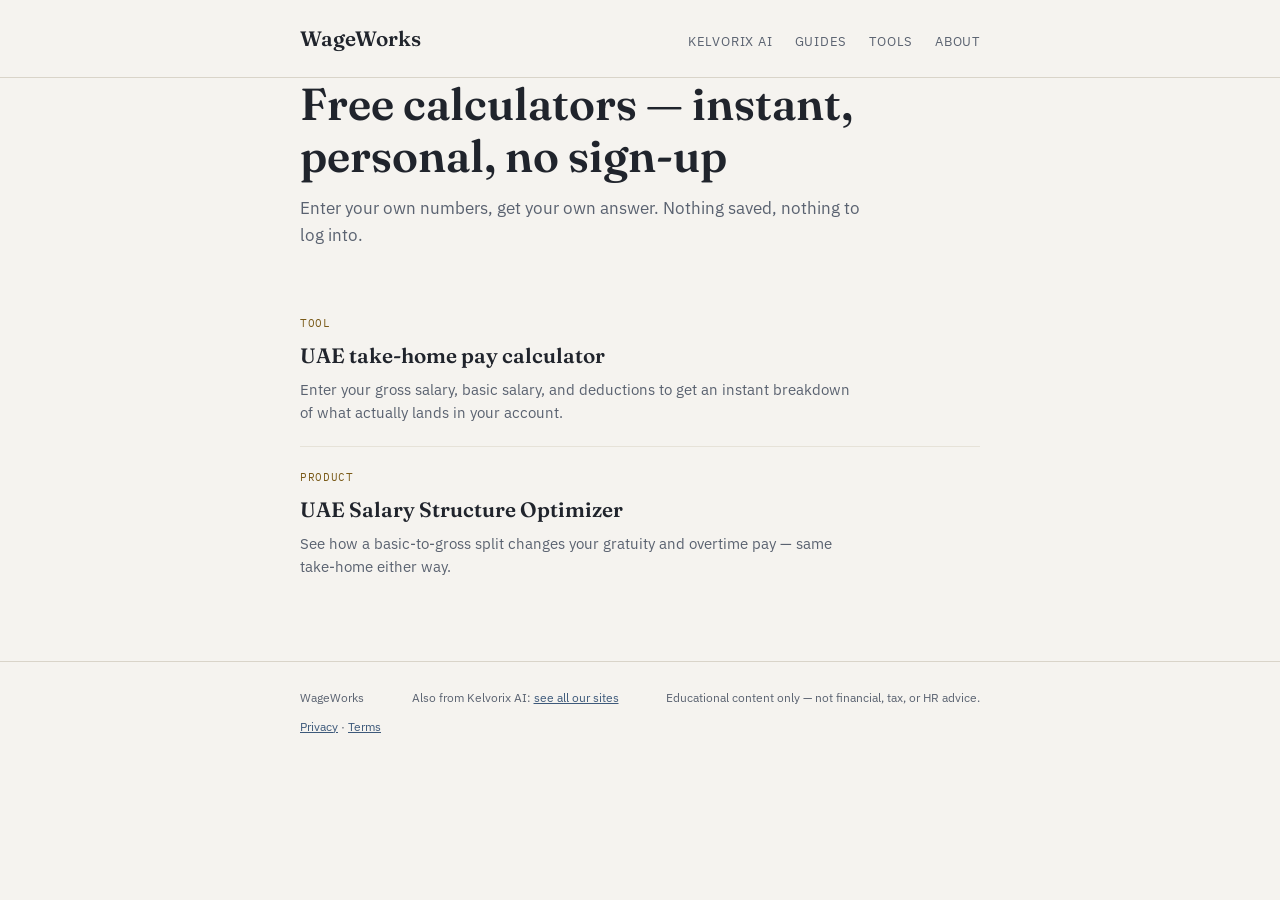
<file: tools/index.html>
<!doctype html>
<html lang="en">
<head>
<script async src="https://pagead2.googlesyndication.com/pagead/js/adsbygoogle.js?client=ca-pub-6051499531677717" crossorigin="anonymous"></script>
<meta charset="utf-8">
<meta name="viewport" content="width=device-width, initial-scale=1">
<title>Free UAE Salary Calculators & Tools | WageWorks</title>
<meta name="description" content="Free calculators for UAE salary and take-home pay — instant, personal, no sign-up.">
<link rel="canonical" href="https://kelvorixai.github.io/wageworks/tools/">
<link rel="preconnect" href="https://fonts.googleapis.com">
<link rel="preconnect" href="https://fonts.gstatic.com" crossorigin>
<link href="https://fonts.googleapis.com/css2?family=Fraunces:opsz,wght@9..144,500;9..144,600&family=IBM+Plex+Sans:wght@400;500;600&family=IBM+Plex+Mono:wght@400;500&display=swap" rel="stylesheet">
<link rel="stylesheet" href="../style.css">
</head>
<body>

<header class="site">
  <div class="wrap">
    <a class="brand" href="../index.html">WageWorks</a>
    <nav class="site">
      <a href="https://kelvorixai.github.io/">Kelvorix AI</a>
      <a href="../index.html">Guides</a>
      <a href="index.html">Tools</a>
      <a href="../about.html">About</a>
    </nav>
  </div>
</header>

<main class="wrap">
  <div class="hero">
    <h1>Free calculators — instant, personal, no sign-up</h1>
    <p>Enter your own numbers, get your own answer. Nothing saved, nothing to log into.</p>
  </div>

  <div class="post-list">
    <div class="post-card">
      <span class="tag">Tool</span>
      <a class="title" href="take-home-pay-calculator.html">UAE take-home pay calculator</a>
      <p>Enter your gross salary, basic salary, and deductions to get an instant breakdown of what actually lands in your account.</p>
    </div>
    <div class="post-card">
      <span class="tag">Product</span>
      <a class="title" href="salary-structure-optimizer.html">UAE Salary Structure Optimizer</a>
      <p>See how a basic-to-gross split changes your gratuity and overtime pay — same take-home either way.</p>
    </div>
  </div>
</main>

<footer class="site">
  <div class="wrap">
    <span>WageWorks</span>
    <span>Also from Kelvorix AI: <a href="https://kelvorixai.github.io/">see all our sites</a></span>
    <span>Educational content only — not financial, tax, or HR advice.</span>
    <span><a href="../privacy.html">Privacy</a> · <a href="../terms.html">Terms</a></span>
  </div>
</footer>

</body>
</html>
</file>
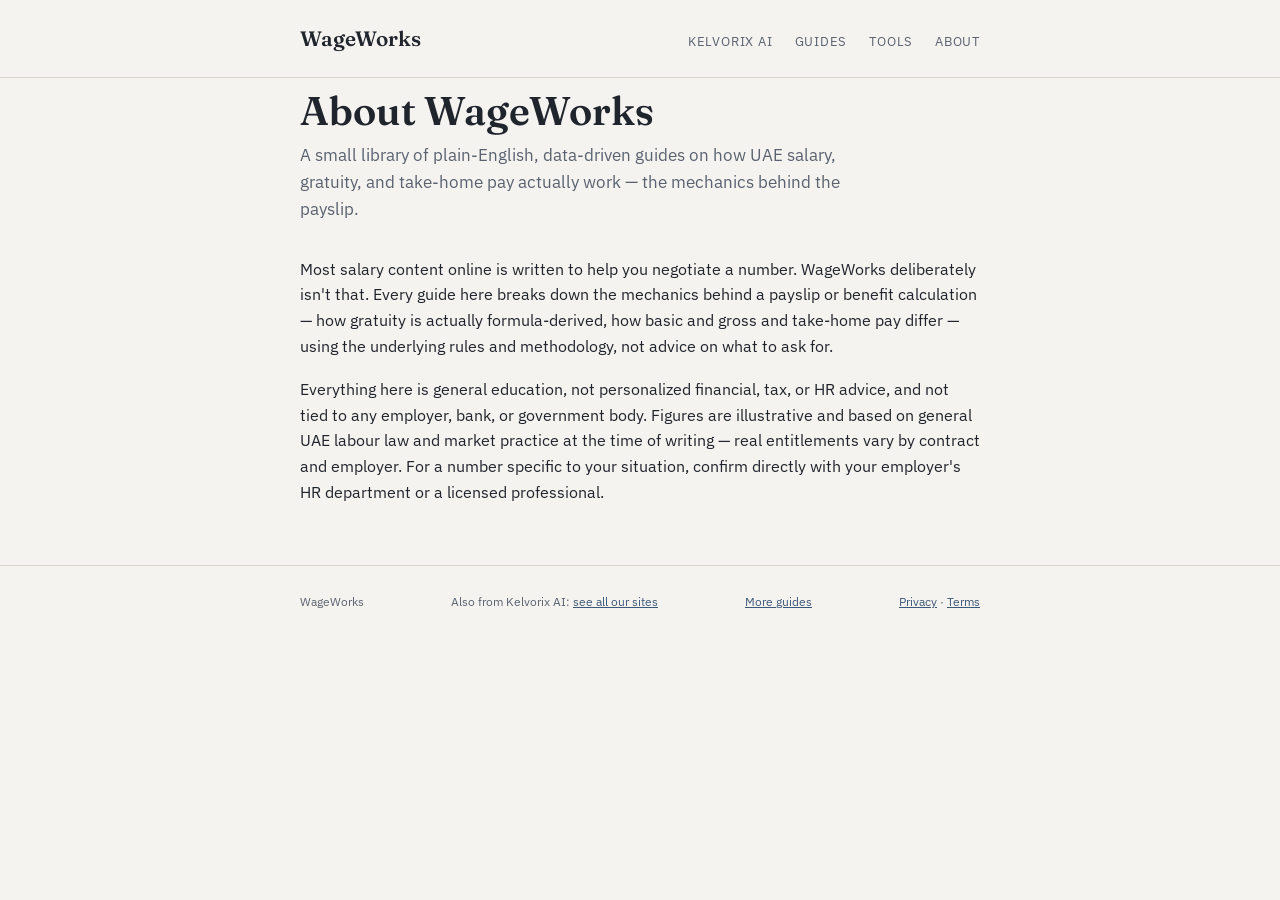
<file: about.html>
<!doctype html>
<html lang="en">
<head>
<script async src="https://pagead2.googlesyndication.com/pagead/js/adsbygoogle.js?client=ca-pub-6051499531677717" crossorigin="anonymous"></script>
<meta charset="utf-8">
<meta name="viewport" content="width=device-width, initial-scale=1">
<title>About | WageWorks</title>
<meta name="description" content="What WageWorks is and isn't — plain-English, data-driven breakdowns of UAE salary structure and gratuity mechanics. No recommendations, no affiliation.">
<link rel="canonical" href="https://kelvorixai.github.io/wageworks/about.html">
<link rel="preconnect" href="https://fonts.googleapis.com">
<link rel="preconnect" href="https://fonts.gstatic.com" crossorigin>
<link href="https://fonts.googleapis.com/css2?family=Fraunces:opsz,wght@9..144,500;9..144,600&family=IBM+Plex+Sans:wght@400;500;600&family=IBM+Plex+Mono:wght@400;500&display=swap" rel="stylesheet">
<link rel="stylesheet" href="style.css">
</head>
<body>

<header class="site">
  <div class="wrap">
    <a class="brand" href="index.html">WageWorks</a>
    <nav class="site">
      <a href="https://kelvorixai.github.io/">Kelvorix AI</a>
      <a href="index.html">Guides</a>
      <a href="tools/index.html">Tools</a>
      <a href="about.html">About</a>
    </nav>
  </div>
</header>

<main class="wrap">
  <article class="post">
    <header class="meta">
      <h1>About WageWorks</h1>
      <p class="dek">A small library of plain-English, data-driven guides on how UAE salary, gratuity, and take-home pay actually work — the mechanics behind the payslip.</p>
    </header>
    <div class="content">
      <p>Most salary content online is written to help you negotiate a number. WageWorks deliberately isn't that. Every guide here breaks down the mechanics behind a payslip or benefit calculation — how gratuity is actually formula-derived, how basic and gross and take-home pay differ — using the underlying rules and methodology, not advice on what to ask for.</p>
      <p>Everything here is general education, not personalized financial, tax, or HR advice, and not tied to any employer, bank, or government body. Figures are illustrative and based on general UAE labour law and market practice at the time of writing — real entitlements vary by contract and employer. For a number specific to your situation, confirm directly with your employer's HR department or a licensed professional.</p>
    </div>
  </article>
</main>

<footer class="site">
  <div class="wrap">
    <span>WageWorks</span>
    <span>Also from Kelvorix AI: <a href="https://kelvorixai.github.io/">see all our sites</a></span>
    <span><a href="index.html">More guides</a></span>
    <span><a href="privacy.html">Privacy</a> · <a href="terms.html">Terms</a></span>
  </div>
</footer>

</body>
</html>
</file>
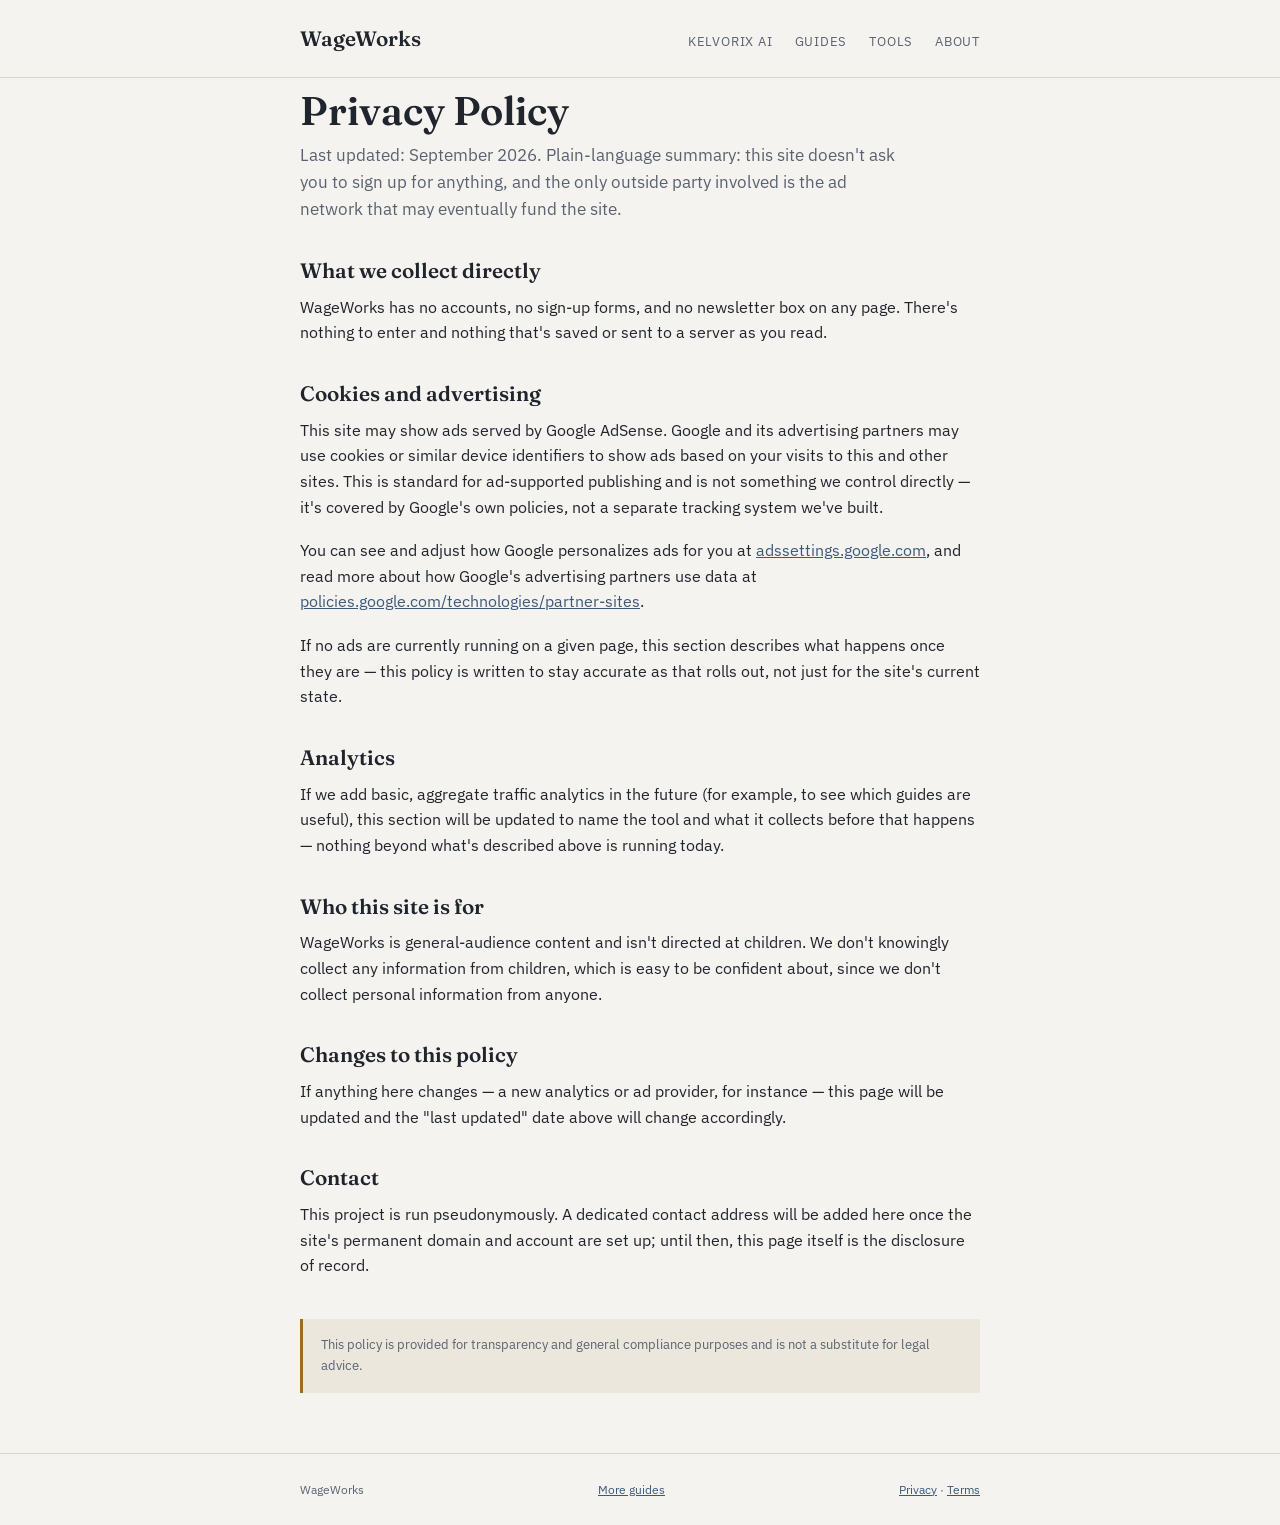
<file: privacy.html>
<!doctype html>
<html lang="en">
<head>
<script async src="https://pagead2.googlesyndication.com/pagead/js/adsbygoogle.js?client=ca-pub-6051499531677717" crossorigin="anonymous"></script>
<meta charset="utf-8">
<meta name="viewport" content="width=device-width, initial-scale=1">
<title>Privacy Policy | WageWorks</title>
<meta name="description" content="What WageWorks does and doesn't do with your data — no accounts, no sign-ups. How third-party ads use cookies, and how to opt out.">
<link rel="canonical" href="https://kelvorixai.github.io/wageworks/privacy.html">
<link rel="preconnect" href="https://fonts.googleapis.com">
<link rel="preconnect" href="https://fonts.gstatic.com" crossorigin>
<link href="https://fonts.googleapis.com/css2?family=Fraunces:opsz,wght@9..144,500;9..144,600&family=IBM+Plex+Sans:wght@400;500;600&family=IBM+Plex+Mono:wght@400;500&display=swap" rel="stylesheet">
<link rel="stylesheet" href="style.css">
</head>
<body>

<header class="site">
  <div class="wrap">
    <a class="brand" href="index.html">WageWorks</a>
    <nav class="site">
      <a href="https://kelvorixai.github.io/">Kelvorix AI</a>
      <a href="index.html">Guides</a>
      <a href="tools/index.html">Tools</a>
      <a href="about.html">About</a>
    </nav>
  </div>
</header>

<main class="wrap">
  <article class="post">
    <header class="meta">
      <h1>Privacy Policy</h1>
      <p class="dek">Last updated: September 2026. Plain-language summary: this site doesn't ask you to sign up for anything, and the only outside party involved is the ad network that may eventually fund the site.</p>
    </header>
    <div class="content">
      <h2>What we collect directly</h2>
      <p>WageWorks has no accounts, no sign-up forms, and no newsletter box on any page. There's nothing to enter and nothing that's saved or sent to a server as you read.</p>

      <h2>Cookies and advertising</h2>
      <p>This site may show ads served by Google AdSense. Google and its advertising partners may use cookies or similar device identifiers to show ads based on your visits to this and other sites. This is standard for ad-supported publishing and is not something we control directly — it's covered by Google's own policies, not a separate tracking system we've built.</p>
      <p>You can see and adjust how Google personalizes ads for you at <a href="https://adssettings.google.com" target="_blank" rel="noopener">adssettings.google.com</a>, and read more about how Google's advertising partners use data at <a href="https://policies.google.com/technologies/partner-sites" target="_blank" rel="noopener">policies.google.com/technologies/partner-sites</a>.</p>
      <p>If no ads are currently running on a given page, this section describes what happens once they are — this policy is written to stay accurate as that rolls out, not just for the site's current state.</p>

      <h2>Analytics</h2>
      <p>If we add basic, aggregate traffic analytics in the future (for example, to see which guides are useful), this section will be updated to name the tool and what it collects before that happens — nothing beyond what's described above is running today.</p>

      <h2>Who this site is for</h2>
      <p>WageWorks is general-audience content and isn't directed at children. We don't knowingly collect any information from children, which is easy to be confident about, since we don't collect personal information from anyone.</p>

      <h2>Changes to this policy</h2>
      <p>If anything here changes — a new analytics or ad provider, for instance — this page will be updated and the "last updated" date above will change accordingly.</p>

      <h2>Contact</h2>
      <p>This project is run pseudonymously. A dedicated contact address will be added here once the site's permanent domain and account are set up; until then, this page itself is the disclosure of record.</p>

      <div class="disclaimer">This policy is provided for transparency and general compliance purposes and is not a substitute for legal advice.</div>
    </div>
  </article>
</main>

<footer class="site">
  <div class="wrap">
    <span>WageWorks</span>
    <span><a href="index.html">More guides</a></span>
    <span><a href="privacy.html">Privacy</a> · <a href="terms.html">Terms</a></span>
  </div>
</footer>

</body>
</html>
</file>
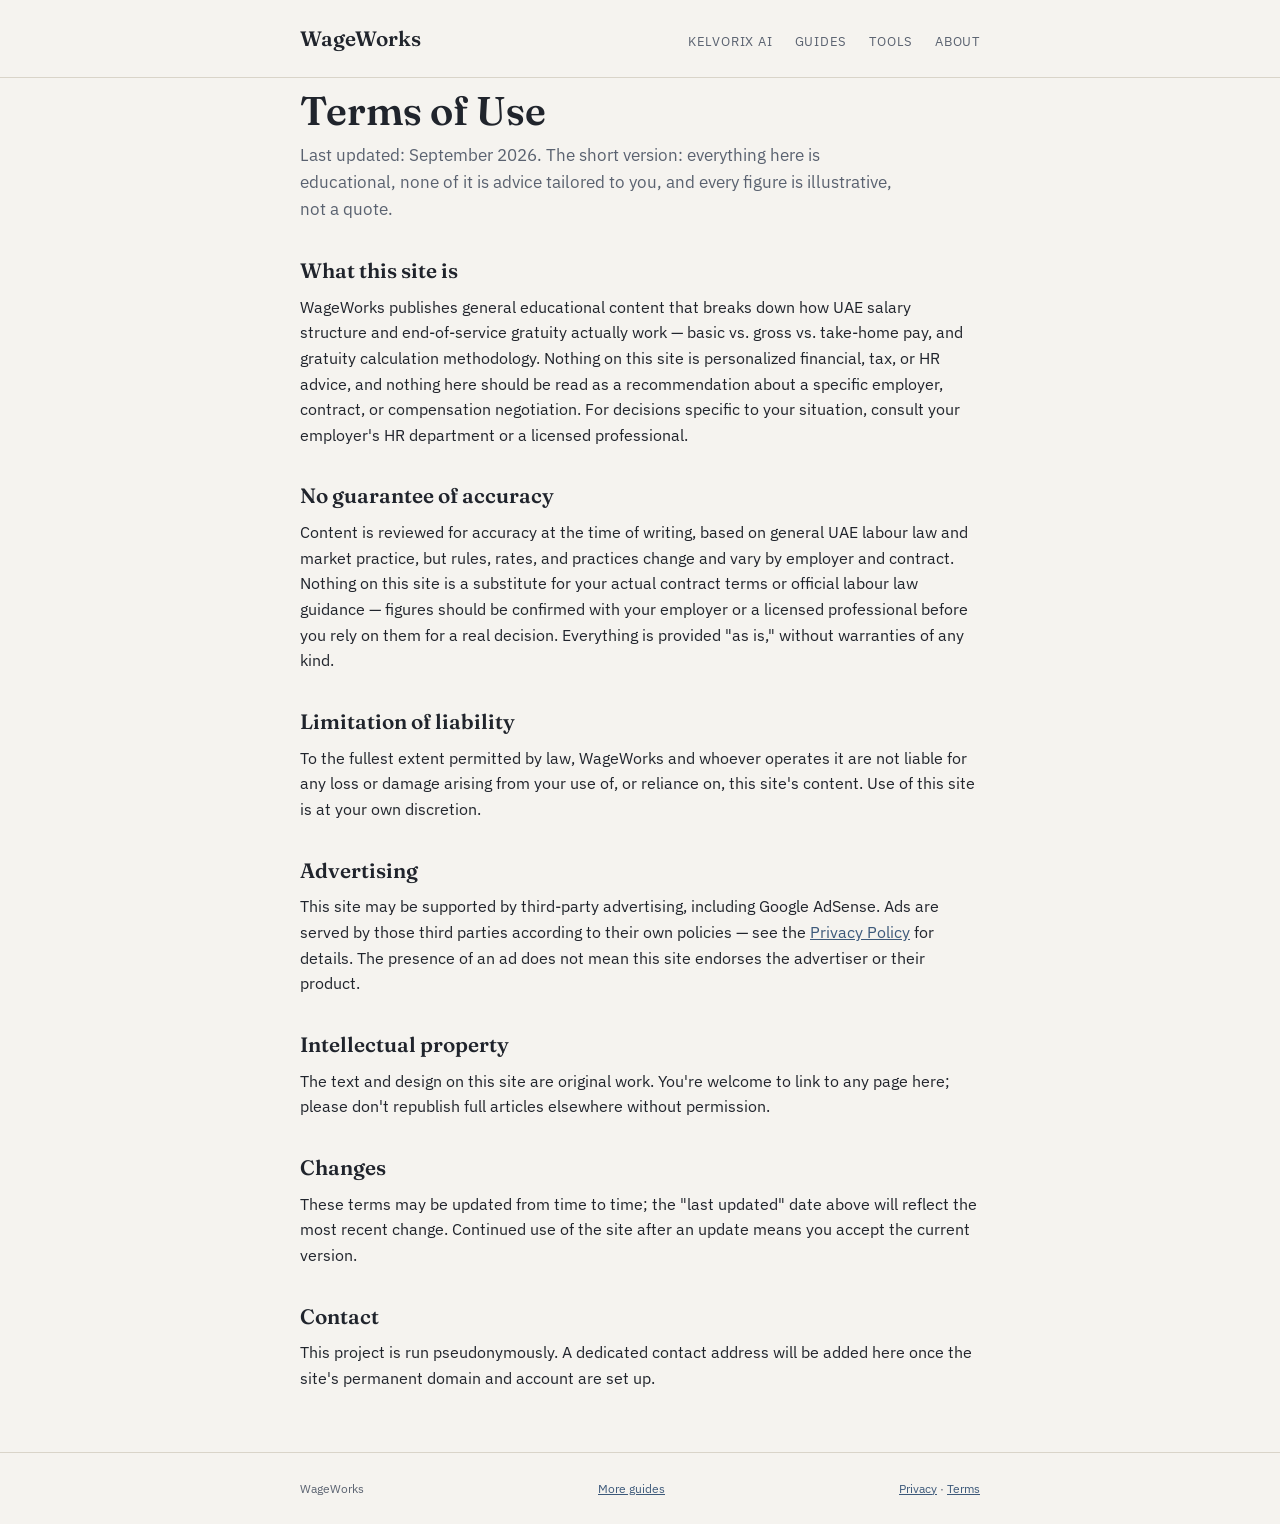
<file: terms.html>
<!doctype html>
<html lang="en">
<head>
<script async src="https://pagead2.googlesyndication.com/pagead/js/adsbygoogle.js?client=ca-pub-6051499531677717" crossorigin="anonymous"></script>
<meta charset="utf-8">
<meta name="viewport" content="width=device-width, initial-scale=1">
<title>Terms of Use | WageWorks</title>
<meta name="description" content="Terms of use for WageWorks — educational, data-driven content about UAE salary structure and gratuity mechanics. Not financial, tax, or HR advice.">
<link rel="canonical" href="https://kelvorixai.github.io/wageworks/terms.html">
<link rel="preconnect" href="https://fonts.googleapis.com">
<link rel="preconnect" href="https://fonts.gstatic.com" crossorigin>
<link href="https://fonts.googleapis.com/css2?family=Fraunces:opsz,wght@9..144,500;9..144,600&family=IBM+Plex+Sans:wght@400;500;600&family=IBM+Plex+Mono:wght@400;500&display=swap" rel="stylesheet">
<link rel="stylesheet" href="style.css">
</head>
<body>

<header class="site">
  <div class="wrap">
    <a class="brand" href="index.html">WageWorks</a>
    <nav class="site">
      <a href="https://kelvorixai.github.io/">Kelvorix AI</a>
      <a href="index.html">Guides</a>
      <a href="tools/index.html">Tools</a>
      <a href="about.html">About</a>
    </nav>
  </div>
</header>

<main class="wrap">
  <article class="post">
    <header class="meta">
      <h1>Terms of Use</h1>
      <p class="dek">Last updated: September 2026. The short version: everything here is educational, none of it is advice tailored to you, and every figure is illustrative, not a quote.</p>
    </header>
    <div class="content">
      <h2>What this site is</h2>
      <p>WageWorks publishes general educational content that breaks down how UAE salary structure and end-of-service gratuity actually work — basic vs. gross vs. take-home pay, and gratuity calculation methodology. Nothing on this site is personalized financial, tax, or HR advice, and nothing here should be read as a recommendation about a specific employer, contract, or compensation negotiation. For decisions specific to your situation, consult your employer's HR department or a licensed professional.</p>

      <h2>No guarantee of accuracy</h2>
      <p>Content is reviewed for accuracy at the time of writing, based on general UAE labour law and market practice, but rules, rates, and practices change and vary by employer and contract. Nothing on this site is a substitute for your actual contract terms or official labour law guidance — figures should be confirmed with your employer or a licensed professional before you rely on them for a real decision. Everything is provided "as is," without warranties of any kind.</p>

      <h2>Limitation of liability</h2>
      <p>To the fullest extent permitted by law, WageWorks and whoever operates it are not liable for any loss or damage arising from your use of, or reliance on, this site's content. Use of this site is at your own discretion.</p>

      <h2>Advertising</h2>
      <p>This site may be supported by third-party advertising, including Google AdSense. Ads are served by those third parties according to their own policies — see the <a href="privacy.html">Privacy Policy</a> for details. The presence of an ad does not mean this site endorses the advertiser or their product.</p>

      <h2>Intellectual property</h2>
      <p>The text and design on this site are original work. You're welcome to link to any page here; please don't republish full articles elsewhere without permission.</p>

      <h2>Changes</h2>
      <p>These terms may be updated from time to time; the "last updated" date above will reflect the most recent change. Continued use of the site after an update means you accept the current version.</p>

      <h2>Contact</h2>
      <p>This project is run pseudonymously. A dedicated contact address will be added here once the site's permanent domain and account are set up.</p>
    </div>
  </article>
</main>

<footer class="site">
  <div class="wrap">
    <span>WageWorks</span>
    <span><a href="index.html">More guides</a></span>
    <span><a href="privacy.html">Privacy</a> · <a href="terms.html">Terms</a></span>
  </div>
</footer>

</body>
</html>
</file>
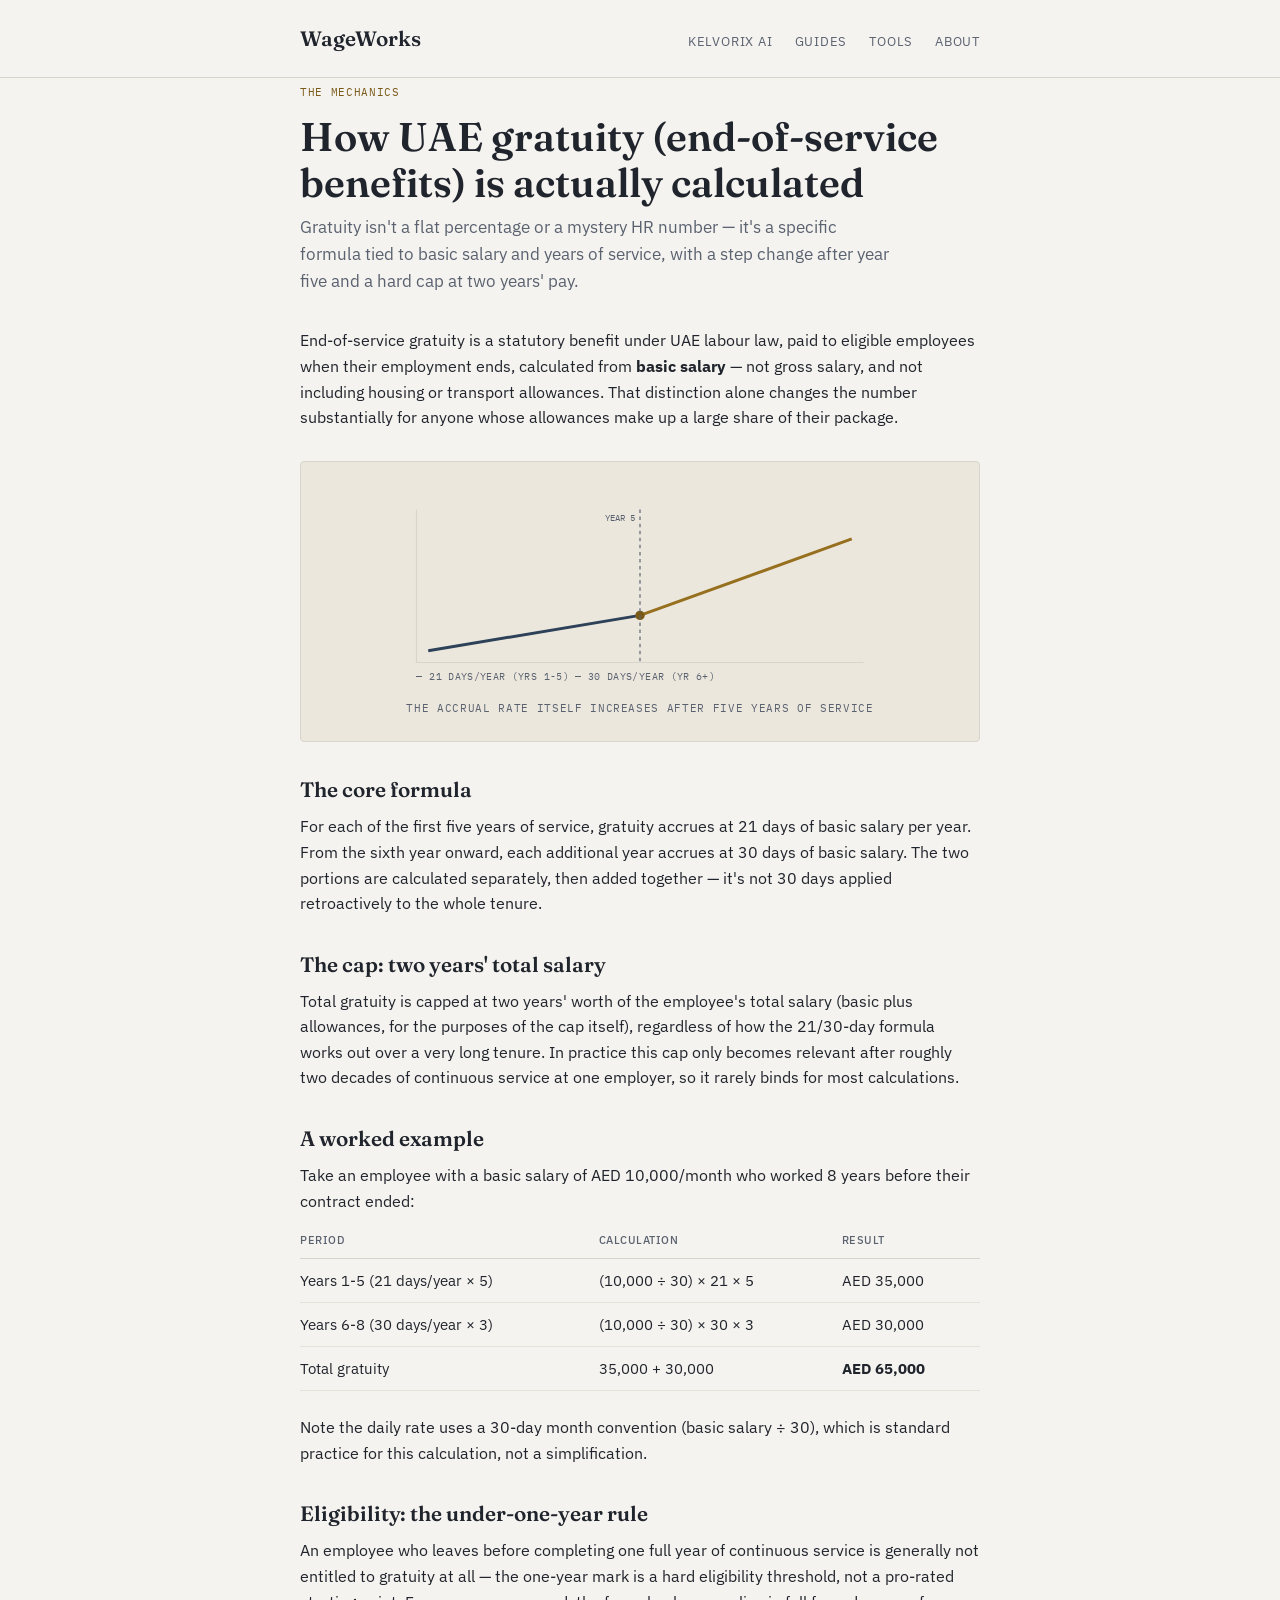
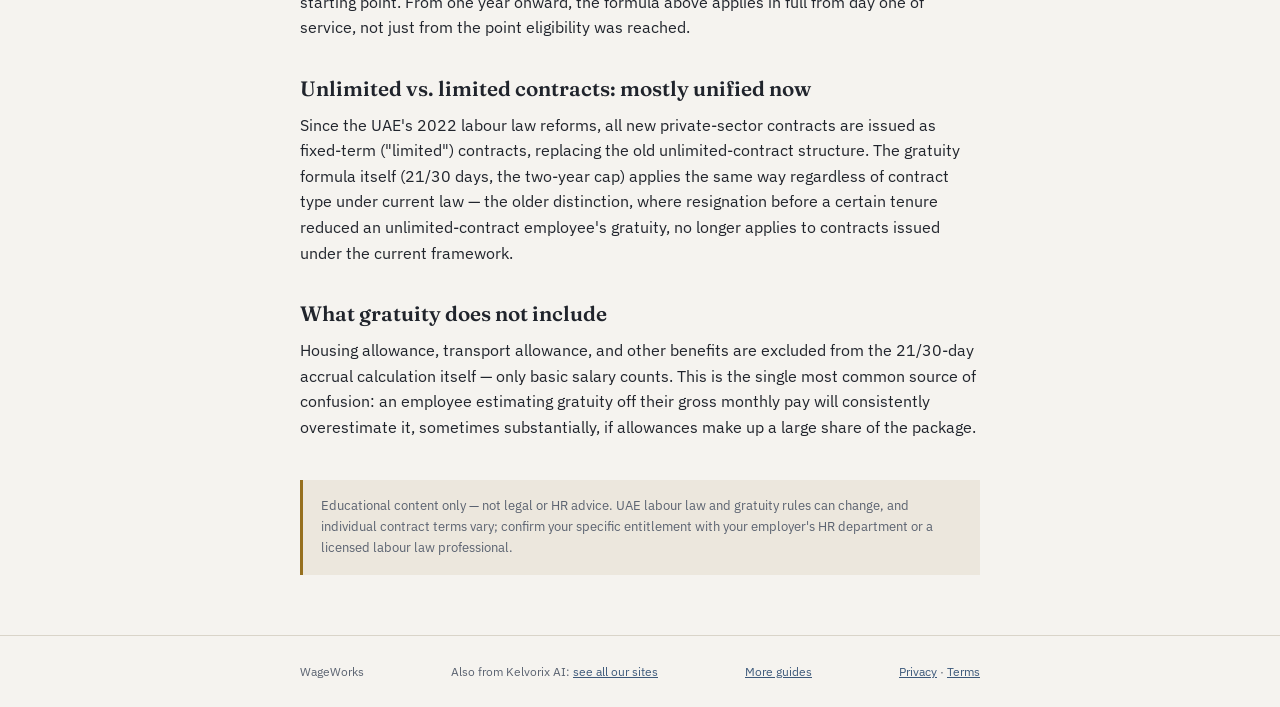
<file: articles/uae-gratuity-calculation-explained.html>
<!doctype html>
<html lang="en">
<head>
<script async src="https://pagead2.googlesyndication.com/pagead/js/adsbygoogle.js?client=ca-pub-6051499531677717" crossorigin="anonymous"></script>
<meta charset="utf-8">
<meta name="viewport" content="width=device-width, initial-scale=1">
<title>How UAE Gratuity (End-of-Service Benefits) Is Actually Calculated | WageWorks</title>
<meta name="description" content="21 days basic salary per year for the first 5 years, 30 days after that, capped at two years' salary — the actual gratuity formula, worked through with an example.">
<link rel="canonical" href="https://kelvorixai.github.io/wageworks/articles/uae-gratuity-calculation-explained.html">
<meta property="og:title" content="How UAE Gratuity (End-of-Service Benefits) Is Actually Calculated">
<meta property="og:description" content="The real formula behind UAE end-of-service gratuity, worked through step by step with a worked example.">
<meta property="og:type" content="article">
<meta property="og:url" content="https://kelvorixai.github.io/wageworks/articles/uae-gratuity-calculation-explained.html">
<link rel="preconnect" href="https://fonts.googleapis.com">
<link rel="preconnect" href="https://fonts.gstatic.com" crossorigin>
<link href="https://fonts.googleapis.com/css2?family=Fraunces:opsz,wght@9..144,500;9..144,600&family=IBM+Plex+Sans:wght@400;500;600&family=IBM+Plex+Mono:wght@400;500&display=swap" rel="stylesheet">
<link rel="stylesheet" href="../style.css">
<style>
.figure{margin:30px 0 36px;padding:24px;background:var(--paper-raised);border:1px solid var(--line);border-radius:4px;}
.figure svg{display:block;width:100%;height:auto;max-height:200px;}
.figure figcaption{margin-top:14px;font-family:"IBM Plex Mono",monospace;font-size:11px;text-transform:uppercase;letter-spacing:.06em;color:var(--ink-soft);text-align:center;}
</style>
</head>
<body>

<header class="site">
  <div class="wrap">
    <a class="brand" href="../index.html">WageWorks</a>
    <nav class="site">
      <a href="https://kelvorixai.github.io/">Kelvorix AI</a>
      <a href="../index.html">Guides</a>
      <a href="../tools/index.html">Tools</a>
      <a href="../about.html">About</a>
    </nav>
  </div>
</header>

<main class="wrap">
  <article class="post">
    <header class="meta">
      <span class="tag">The Mechanics</span>
      <h1>How UAE gratuity (end-of-service benefits) is actually calculated</h1>
      <p class="dek">Gratuity isn't a flat percentage or a mystery HR number — it's a specific formula tied to basic salary and years of service, with a step change after year five and a hard cap at two years' pay.</p>
    </header>

    <div class="content">
      <p>End-of-service gratuity is a statutory benefit under UAE labour law, paid to eligible employees when their employment ends, calculated from <strong>basic salary</strong> — not gross salary, and not including housing or transport allowances. That distinction alone changes the number substantially for anyone whose allowances make up a large share of their package.</p>

      <figure class="figure">
        <svg viewBox="0 0 420 170" role="img" aria-label="Chart showing gratuity accrual rate stepping up after year 5 of service">
          <line x1="20" y1="150" x2="400" y2="150" style="stroke:var(--line)" stroke-width="1"/>
          <line x1="20" y1="20" x2="20" y2="150" style="stroke:var(--line)" stroke-width="1"/>
          <path d="M30 140 L210 110" style="fill:none;stroke:var(--navy)" stroke-width="2.5"/>
          <path d="M210 110 L390 45" style="fill:none;stroke:var(--ochre)" stroke-width="2.5"/>
          <circle cx="210" cy="110" r="4" style="fill:var(--ochre-strong)"/>
          <line x1="210" y1="20" x2="210" y2="150" style="stroke:var(--ink-soft);stroke-dasharray:3,3" stroke-width="1"/>
          <text x="180" y="30" font-family="IBM Plex Mono, monospace" font-size="8" style="fill:var(--ink-soft)">YEAR 5</text>
          <text x="20" y="165" font-family="IBM Plex Mono, monospace" font-size="8.5" style="fill:var(--ink-soft)" letter-spacing=".3">— 21 DAYS/YEAR (YRS 1-5)    — 30 DAYS/YEAR (YR 6+)</text>
        </svg>
        <figcaption>The accrual rate itself increases after five years of service</figcaption>
      </figure>

      <h2>The core formula</h2>
      <p>For each of the first five years of service, gratuity accrues at 21 days of basic salary per year. From the sixth year onward, each additional year accrues at 30 days of basic salary. The two portions are calculated separately, then added together — it's not 30 days applied retroactively to the whole tenure.</p>

      <h2>The cap: two years' total salary</h2>
      <p>Total gratuity is capped at two years' worth of the employee's total salary (basic plus allowances, for the purposes of the cap itself), regardless of how the 21/30-day formula works out over a very long tenure. In practice this cap only becomes relevant after roughly two decades of continuous service at one employer, so it rarely binds for most calculations.</p>

      <h2>A worked example</h2>
      <p>Take an employee with a basic salary of AED 10,000/month who worked 8 years before their contract ended:</p>
      <table>
        <thead><tr><th>Period</th><th>Calculation</th><th>Result</th></tr></thead>
        <tbody>
          <tr><td>Years 1-5 (21 days/year × 5)</td><td>(10,000 ÷ 30) × 21 × 5</td><td>AED 35,000</td></tr>
          <tr><td>Years 6-8 (30 days/year × 3)</td><td>(10,000 ÷ 30) × 30 × 3</td><td>AED 30,000</td></tr>
          <tr><td>Total gratuity</td><td>35,000 + 30,000</td><td><strong>AED 65,000</strong></td></tr>
        </tbody>
      </table>
      <p>Note the daily rate uses a 30-day month convention (basic salary ÷ 30), which is standard practice for this calculation, not a simplification.</p>

      <h2>Eligibility: the under-one-year rule</h2>
      <p>An employee who leaves before completing one full year of continuous service is generally not entitled to gratuity at all — the one-year mark is a hard eligibility threshold, not a pro-rated starting point. From one year onward, the formula above applies in full from day one of service, not just from the point eligibility was reached.</p>

      <h2>Unlimited vs. limited contracts: mostly unified now</h2>
      <p>Since the UAE's 2022 labour law reforms, all new private-sector contracts are issued as fixed-term ("limited") contracts, replacing the old unlimited-contract structure. The gratuity formula itself (21/30 days, the two-year cap) applies the same way regardless of contract type under current law — the older distinction, where resignation before a certain tenure reduced an unlimited-contract employee's gratuity, no longer applies to contracts issued under the current framework.</p>

      <h2>What gratuity does not include</h2>
      <p>Housing allowance, transport allowance, and other benefits are excluded from the 21/30-day accrual calculation itself — only basic salary counts. This is the single most common source of confusion: an employee estimating gratuity off their gross monthly pay will consistently overestimate it, sometimes substantially, if allowances make up a large share of the package.</p>

      <div class="disclaimer">Educational content only — not legal or HR advice. UAE labour law and gratuity rules can change, and individual contract terms vary; confirm your specific entitlement with your employer's HR department or a licensed labour law professional.</div>
    </div>
  </article>
</main>

<footer class="site">
  <div class="wrap">
    <span>WageWorks</span>
    <span>Also from Kelvorix AI: <a href="https://kelvorixai.github.io/">see all our sites</a></span>
    <span><a href="../index.html">More guides</a></span>
    <span><a href="../privacy.html">Privacy</a> · <a href="../terms.html">Terms</a></span>
  </div>
</footer>

</body>
</html>
</file>
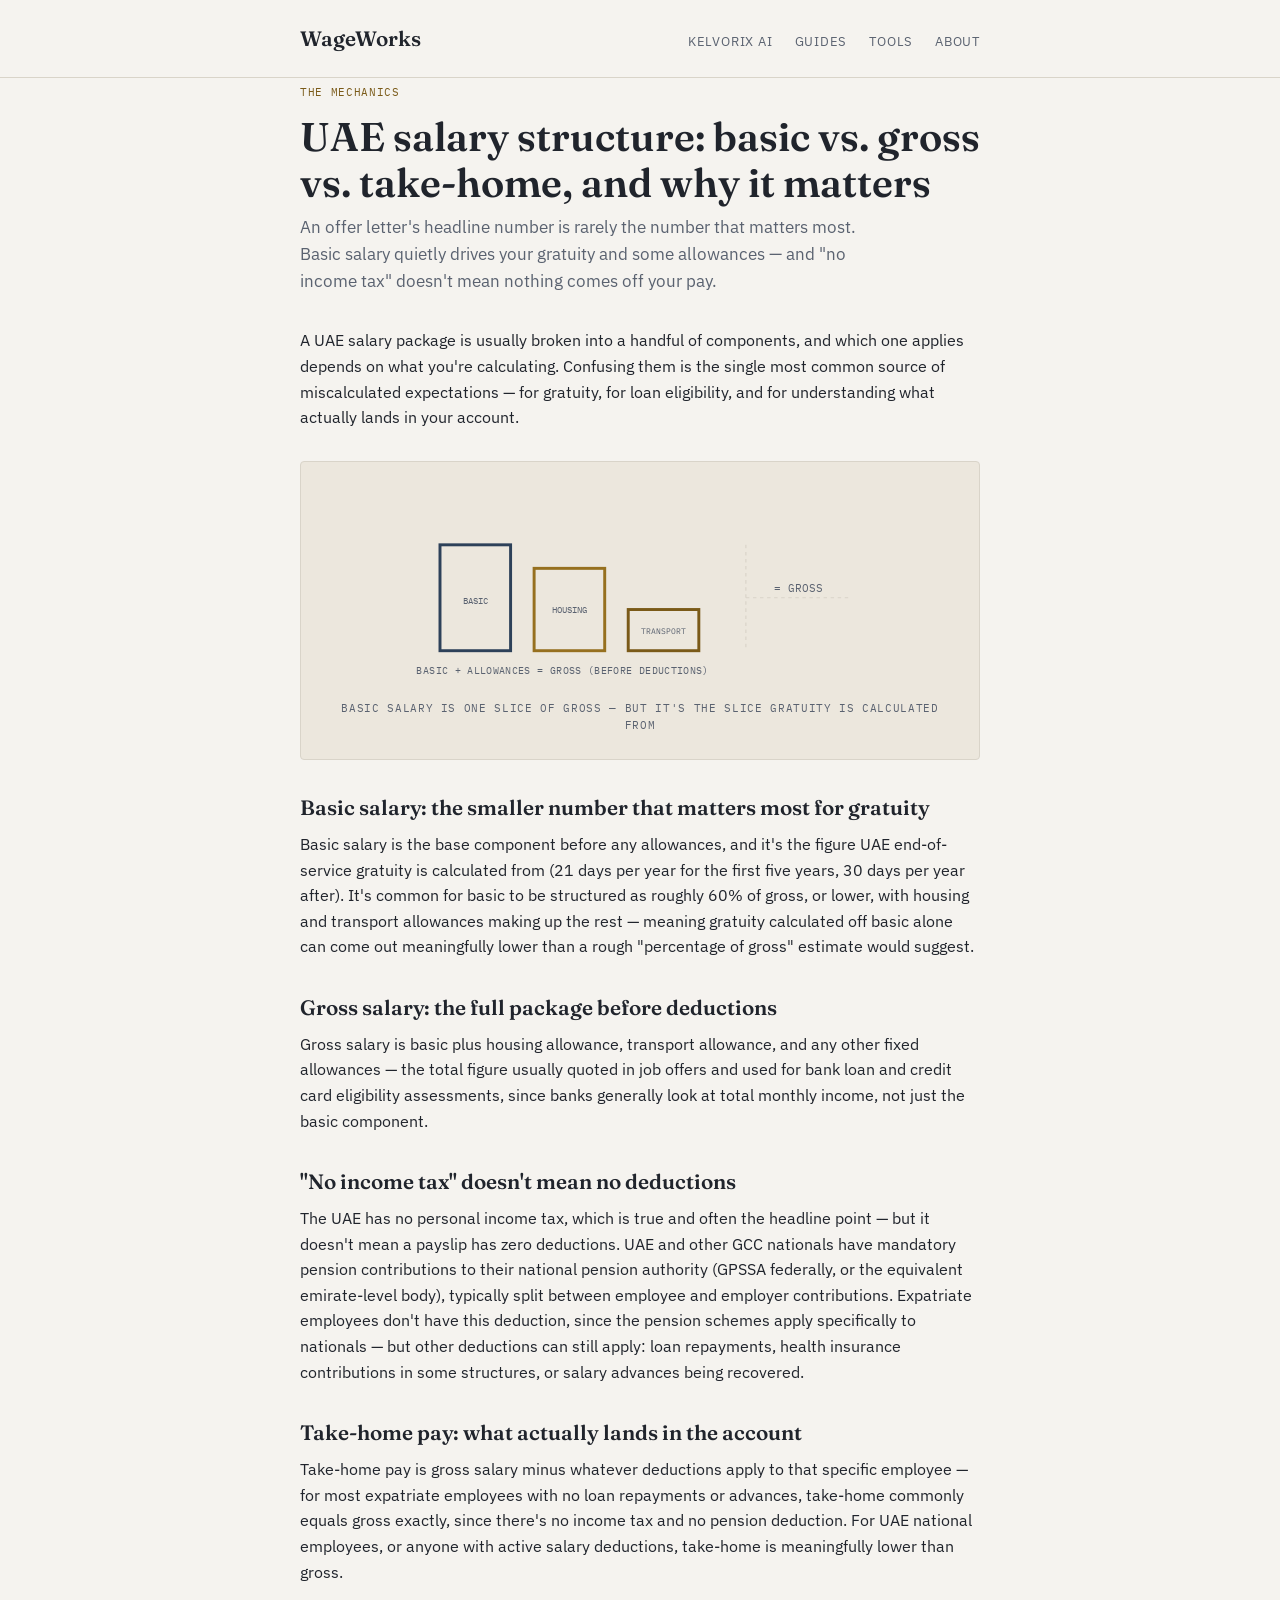
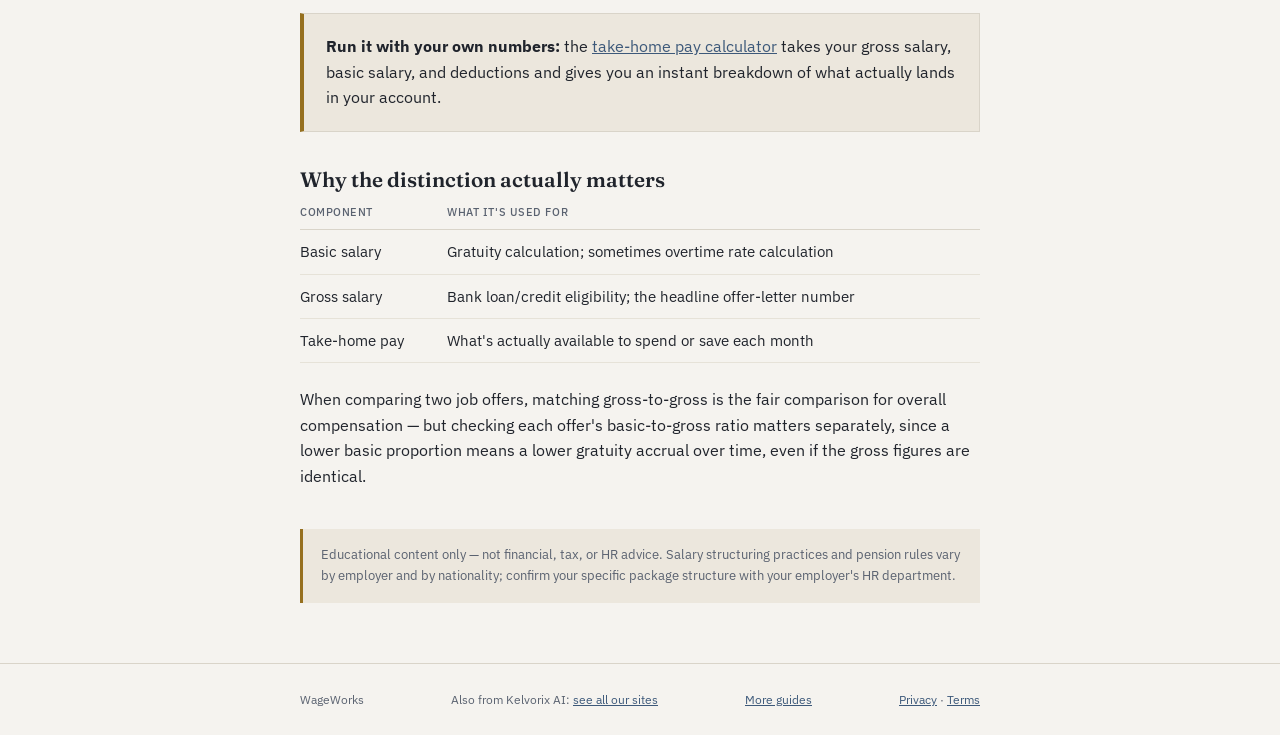
<file: articles/uae-salary-structure-basic-vs-gross.html>
<!doctype html>
<html lang="en">
<head>
<script async src="https://pagead2.googlesyndication.com/pagead/js/adsbygoogle.js?client=ca-pub-6051499531677717" crossorigin="anonymous"></script>
<meta charset="utf-8">
<meta name="viewport" content="width=device-width, initial-scale=1">
<title>UAE Salary Structure: Basic vs. Gross vs. Take-Home, and Why It Matters | WageWorks</title>
<meta name="description" content="Basic salary drives gratuity and some allowance calculations. Gross is your full package. No income tax doesn't mean no deductions. Here's how a UAE payslip actually breaks down.">
<link rel="canonical" href="https://kelvorixai.github.io/wageworks/articles/uae-salary-structure-basic-vs-gross.html">
<meta property="og:title" content="UAE Salary Structure: Basic vs. Gross vs. Take-Home, and Why It Matters">
<meta property="og:description" content="Why the number on the offer letter isn't one number — it's basic, allowances, and deductions, and each one matters for a different reason.">
<meta property="og:type" content="article">
<meta property="og:url" content="https://kelvorixai.github.io/wageworks/articles/uae-salary-structure-basic-vs-gross.html">
<link rel="preconnect" href="https://fonts.googleapis.com">
<link rel="preconnect" href="https://fonts.gstatic.com" crossorigin>
<link href="https://fonts.googleapis.com/css2?family=Fraunces:opsz,wght@9..144,500;9..144,600&family=IBM+Plex+Sans:wght@400;500;600&family=IBM+Plex+Mono:wght@400;500&display=swap" rel="stylesheet">
<link rel="stylesheet" href="../style.css">
<style>
.figure{margin:30px 0 36px;padding:24px;background:var(--paper-raised);border:1px solid var(--line);border-radius:4px;}
.figure svg{display:block;width:100%;height:auto;max-height:200px;}
.figure figcaption{margin-top:14px;font-family:"IBM Plex Mono",monospace;font-size:11px;text-transform:uppercase;letter-spacing:.06em;color:var(--ink-soft);text-align:center;}
</style>
</head>
<body>

<header class="site">
  <div class="wrap">
    <a class="brand" href="../index.html">WageWorks</a>
    <nav class="site">
      <a href="https://kelvorixai.github.io/">Kelvorix AI</a>
      <a href="../index.html">Guides</a>
      <a href="../tools/index.html">Tools</a>
      <a href="../about.html">About</a>
    </nav>
  </div>
</header>

<main class="wrap">
  <article class="post">
    <header class="meta">
      <span class="tag">The Mechanics</span>
      <h1>UAE salary structure: basic vs. gross vs. take-home, and why it matters</h1>
      <p class="dek">An offer letter's headline number is rarely the number that matters most. Basic salary quietly drives your gratuity and some allowances — and "no income tax" doesn't mean nothing comes off your pay.</p>
    </header>

    <div class="content">
      <p>A UAE salary package is usually broken into a handful of components, and which one applies depends on what you're calculating. Confusing them is the single most common source of miscalculated expectations — for gratuity, for loan eligibility, and for understanding what actually lands in your account.</p>

      <figure class="figure">
        <svg viewBox="0 0 420 170" role="img" aria-label="Stacked bar showing basic salary, housing allowance, transport allowance, and other benefits making up gross salary">
          <rect x="40" y="50" width="60" height="90" style="fill:none;stroke:var(--navy)" stroke-width="2.5"/>
          <text x="70" y="100" text-anchor="middle" font-family="IBM Plex Mono, monospace" font-size="8" style="fill:var(--ink-soft)">BASIC</text>
          <rect x="120" y="70" width="60" height="70" style="fill:none;stroke:var(--ochre)" stroke-width="2.5"/>
          <text x="150" y="108" text-anchor="middle" font-family="IBM Plex Mono, monospace" font-size="7.5" style="fill:var(--ink-soft)">HOUSING</text>
          <rect x="200" y="105" width="60" height="35" style="fill:none;stroke:var(--ochre-strong)" stroke-width="2.5"/>
          <text x="230" y="126" text-anchor="middle" font-family="IBM Plex Mono, monospace" font-size="7" style="fill:var(--ink-soft)">TRANSPORT</text>
          <path d="M300 50 L300 140 M300 95 L390 95" style="stroke:var(--line)" stroke-width="1" stroke-dasharray="3,3"/>
          <text x="345" y="90" text-anchor="middle" font-family="IBM Plex Mono, monospace" font-size="9" style="fill:var(--ink-soft)">= GROSS</text>
          <text x="20" y="160" font-family="IBM Plex Mono, monospace" font-size="8.5" style="fill:var(--ink-soft)" letter-spacing=".3">BASIC + ALLOWANCES = GROSS (BEFORE DEDUCTIONS)</text>
        </svg>
        <figcaption>Basic salary is one slice of gross — but it's the slice gratuity is calculated from</figcaption>
      </figure>

      <h2>Basic salary: the smaller number that matters most for gratuity</h2>
      <p>Basic salary is the base component before any allowances, and it's the figure UAE end-of-service gratuity is calculated from (21 days per year for the first five years, 30 days per year after). It's common for basic to be structured as roughly 60% of gross, or lower, with housing and transport allowances making up the rest — meaning gratuity calculated off basic alone can come out meaningfully lower than a rough "percentage of gross" estimate would suggest.</p>

      <h2>Gross salary: the full package before deductions</h2>
      <p>Gross salary is basic plus housing allowance, transport allowance, and any other fixed allowances — the total figure usually quoted in job offers and used for bank loan and credit card eligibility assessments, since banks generally look at total monthly income, not just the basic component.</p>

      <h2>"No income tax" doesn't mean no deductions</h2>
      <p>The UAE has no personal income tax, which is true and often the headline point — but it doesn't mean a payslip has zero deductions. UAE and other GCC nationals have mandatory pension contributions to their national pension authority (GPSSA federally, or the equivalent emirate-level body), typically split between employee and employer contributions. Expatriate employees don't have this deduction, since the pension schemes apply specifically to nationals — but other deductions can still apply: loan repayments, health insurance contributions in some structures, or salary advances being recovered.</p>

      <h2>Take-home pay: what actually lands in the account</h2>
      <p>Take-home pay is gross salary minus whatever deductions apply to that specific employee — for most expatriate employees with no loan repayments or advances, take-home commonly equals gross exactly, since there's no income tax and no pension deduction. For UAE national employees, or anyone with active salary deductions, take-home is meaningfully lower than gross.</p>

      <div style="margin:28px 0; padding:20px 22px; border:1px solid var(--line); border-left:4px solid var(--ochre); background:var(--paper-raised);"><strong>Run it with your own numbers:</strong> the <a href="../tools/take-home-pay-calculator.html">take-home pay calculator</a> takes your gross salary, basic salary, and deductions and gives you an instant breakdown of what actually lands in your account.</div>

      <h2>Why the distinction actually matters</h2>
      <table>
        <thead><tr><th>Component</th><th>What it's used for</th></tr></thead>
        <tbody>
          <tr><td>Basic salary</td><td>Gratuity calculation; sometimes overtime rate calculation</td></tr>
          <tr><td>Gross salary</td><td>Bank loan/credit eligibility; the headline offer-letter number</td></tr>
          <tr><td>Take-home pay</td><td>What's actually available to spend or save each month</td></tr>
        </tbody>
      </table>
      <p>When comparing two job offers, matching gross-to-gross is the fair comparison for overall compensation — but checking each offer's basic-to-gross ratio matters separately, since a lower basic proportion means a lower gratuity accrual over time, even if the gross figures are identical.</p>

      <div class="disclaimer">Educational content only — not financial, tax, or HR advice. Salary structuring practices and pension rules vary by employer and by nationality; confirm your specific package structure with your employer's HR department.</div>
    </div>
  </article>
</main>

<footer class="site">
  <div class="wrap">
    <span>WageWorks</span>
    <span>Also from Kelvorix AI: <a href="https://kelvorixai.github.io/">see all our sites</a></span>
    <span><a href="../index.html">More guides</a></span>
    <span><a href="../privacy.html">Privacy</a> · <a href="../terms.html">Terms</a></span>
  </div>
</footer>

</body>
</html>
</file>
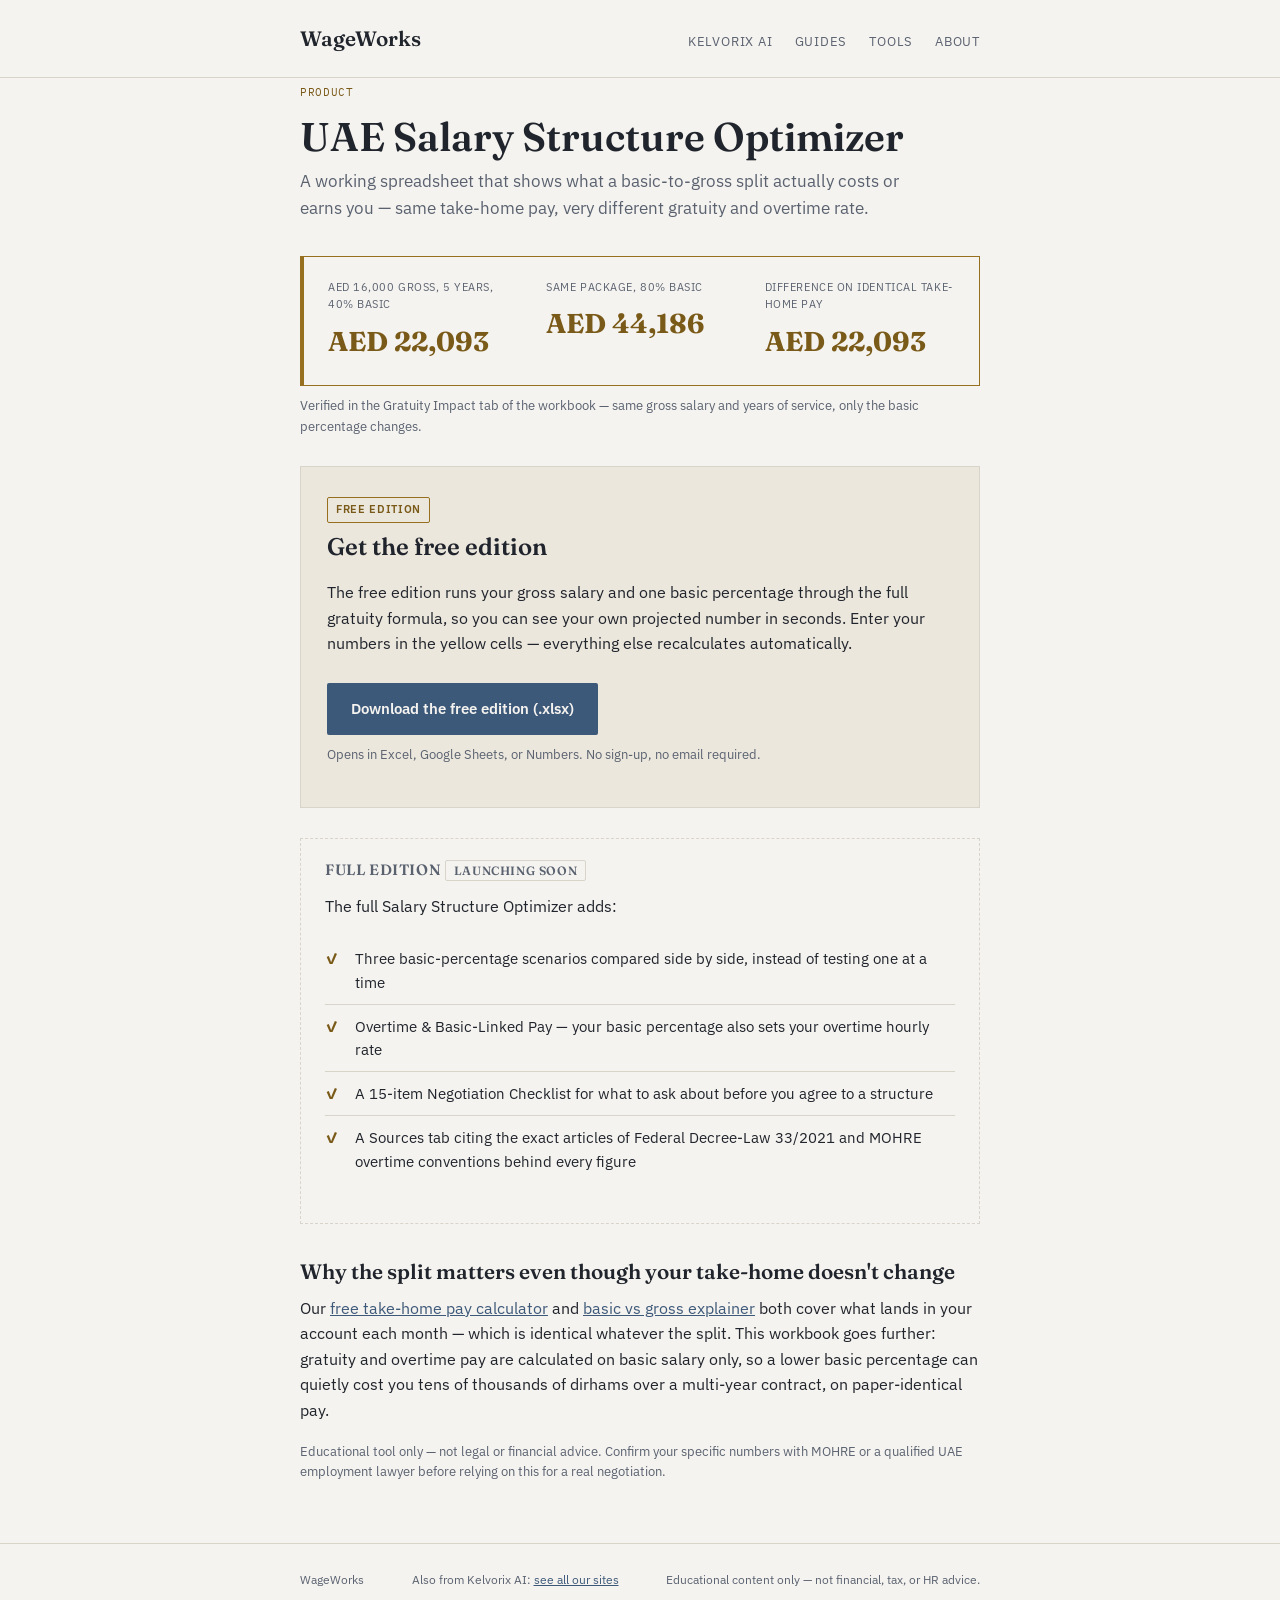
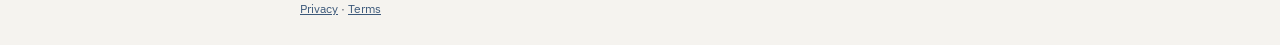
<file: tools/salary-structure-optimizer.html>
<!doctype html>
<html lang="en">
<head>
<script async src="https://pagead2.googlesyndication.com/pagead/js/adsbygoogle.js?client=ca-pub-6051499531677717" crossorigin="anonymous"></script>
<meta charset="utf-8">
<meta name="viewport" content="width=device-width, initial-scale=1">
<title>UAE Salary Structure Optimizer — Basic vs Gross Workbook | WageWorks</title>
<meta name="description" content="A free downloadable spreadsheet that shows how your basic-to-gross salary split changes your gratuity, overtime rate, and other basic-linked pay — before you sign.">
<link rel="canonical" href="https://kelvorixai.github.io/wageworks/tools/salary-structure-optimizer.html">
<meta property="og:title" content="UAE Salary Structure Optimizer">
<meta property="og:description" content="See how the same gross salary, split differently, changes your gratuity and overtime pay.">
<meta property="og:type" content="website">
<link rel="preconnect" href="https://fonts.googleapis.com">
<link rel="preconnect" href="https://fonts.gstatic.com" crossorigin>
<link href="https://fonts.googleapis.com/css2?family=Fraunces:opsz,wght@9..144,500;9..144,600;9..144,700&family=IBM+Plex+Sans:wght@400;500;600&family=IBM+Plex+Mono:wght@400;500&display=swap" rel="stylesheet">
<link rel="stylesheet" href="../style.css">
<style>
  .product-box{ border:1px solid var(--line); padding:28px 26px; margin-top:28px; background:var(--paper-raised); }
  .product-box h2{ margin-top:0; }
  .feature-list{ list-style:none; padding:0; margin:18px 0; }
  .feature-list li{ padding:10px 0 10px 30px; position:relative; border-bottom:1px solid var(--line); font-size:14.5px; }
  .feature-list li:last-child{ border-bottom:none; }
  .feature-list li::before{ content:"✓"; position:absolute; left:0; color:var(--ochre-strong); font-weight:700; }
  .download-btn{
    display:inline-block; font: inherit; font-size:15px; font-weight:600; background:var(--navy-soft); color:var(--paper);
    border:none; padding:14px 24px; border-radius:2px; cursor:pointer; text-decoration:none; margin-top:10px;
  }
  .download-btn:hover{ background:var(--navy); }
  .tag-free{ display:inline-block; font-size:11px; text-transform:uppercase; letter-spacing:.06em; font-weight:600; color:var(--ochre-strong); border:1px solid var(--ochre); border-radius:2px; padding:3px 8px; margin-bottom:10px; }
  .stat-box{
    margin-top:26px; padding:22px 24px; border:1px solid var(--ochre); border-left:4px solid var(--ochre);
    background:var(--paper); display:flex; gap:28px; flex-wrap:wrap;
  }
  .stat{ flex:1; min-width:160px; }
  .stat .label{ font-size:11px; text-transform:uppercase; letter-spacing:.05em; color:var(--ink-soft); margin-bottom:6px; }
  .stat .value{ font-family:"Fraunces", serif; font-size:1.7rem; font-weight:700; color:var(--ochre-strong); font-variant-numeric:tabular-nums; }
  .full-edition{ margin-top:30px; padding:22px 24px; border:1px dashed var(--line); background:var(--paper); }
  .full-edition h3{ margin-top:0; font-size:15px; text-transform:uppercase; letter-spacing:.04em; color:var(--ink-soft); }
  .coming-soon{ font-size:12px; text-transform:uppercase; letter-spacing:.05em; color:var(--ink-soft); border:1px solid var(--line); border-radius:2px; padding:2px 8px; }
  .formula-note{ font-size:13px; color:var(--ink-soft); margin-top:10px; }
</style>
</head>
<body>

<header class="site">
  <div class="wrap">
    <a class="brand" href="../index.html">WageWorks</a>
    <nav class="site">
      <a href="https://kelvorixai.github.io/">Kelvorix AI</a>
      <a href="../index.html">Guides</a>
      <a href="index.html">Tools</a>
      <a href="../about.html">About</a>
    </nav>
  </div>
</header>

<main class="wrap">
  <article class="post">
    <header class="meta">
      <span class="tag">Product</span>
      <h1>UAE Salary Structure Optimizer</h1>
      <p class="dek">A working spreadsheet that shows what a basic-to-gross split actually costs or earns you — same take-home pay, very different gratuity and overtime rate.</p>
    </header>

    <div class="stat-box">
      <div class="stat">
        <div class="label">AED 16,000 gross, 5 years, 40% basic</div>
        <div class="value">AED 22,093</div>
      </div>
      <div class="stat">
        <div class="label">Same package, 80% basic</div>
        <div class="value">AED 44,186</div>
      </div>
      <div class="stat">
        <div class="label">Difference on identical take-home pay</div>
        <div class="value">AED 22,093</div>
      </div>
    </div>
    <p class="formula-note">Verified in the Gratuity Impact tab of the workbook — same gross salary and years of service, only the basic percentage changes.</p>

    <div class="product-box">
      <span class="tag-free">Free edition</span>
      <h2>Get the free edition</h2>
      <p>The free edition runs your gross salary and one basic percentage through the full gratuity formula, so you can see your own projected number in seconds. Enter your numbers in the yellow cells — everything else recalculates automatically.</p>
      <a class="download-btn" href="[data-uri]" download="UAE_Salary_Structure_Pack_FREE.xlsx">Download the free edition (.xlsx)</a>
      <p class="formula-note">Opens in Excel, Google Sheets, or Numbers. No sign-up, no email required.</p>
    </div>

    <div class="full-edition">
      <h3>Full edition <span class="coming-soon">Launching soon</span></h3>
      <p>The full Salary Structure Optimizer adds:</p>
      <ul class="feature-list">
        <li>Three basic-percentage scenarios compared side by side, instead of testing one at a time</li>
        <li>Overtime & Basic-Linked Pay — your basic percentage also sets your overtime hourly rate</li>
        <li>A 15-item Negotiation Checklist for what to ask about before you agree to a structure</li>
        <li>A Sources tab citing the exact articles of Federal Decree-Law 33/2021 and MOHRE overtime conventions behind every figure</li>
      </ul>
    </div>

    <div class="content" style="margin-top:36px;">
      <h2>Why the split matters even though your take-home doesn't change</h2>
      <p>Our <a href="take-home-pay-calculator.html">free take-home pay calculator</a> and <a href="../articles/uae-salary-structure-basic-vs-gross.html">basic vs gross explainer</a> both cover what lands in your account each month — which is identical whatever the split. This workbook goes further: gratuity and overtime pay are calculated on basic salary only, so a lower basic percentage can quietly cost you tens of thousands of dirhams over a multi-year contract, on paper-identical pay.</p>
      <p class="formula-note">Educational tool only — not legal or financial advice. Confirm your specific numbers with MOHRE or a qualified UAE employment lawyer before relying on this for a real negotiation.</p>
    </div>
  </article>
</main>

<footer class="site">
  <div class="wrap">
    <span>WageWorks</span>
    <span>Also from Kelvorix AI: <a href="https://kelvorixai.github.io/">see all our sites</a></span>
    <span>Educational content only — not financial, tax, or HR advice.</span>
    <span><a href="../privacy.html">Privacy</a> · <a href="../terms.html">Terms</a></span>
  </div>
</footer>

</body>
</html>
</file>
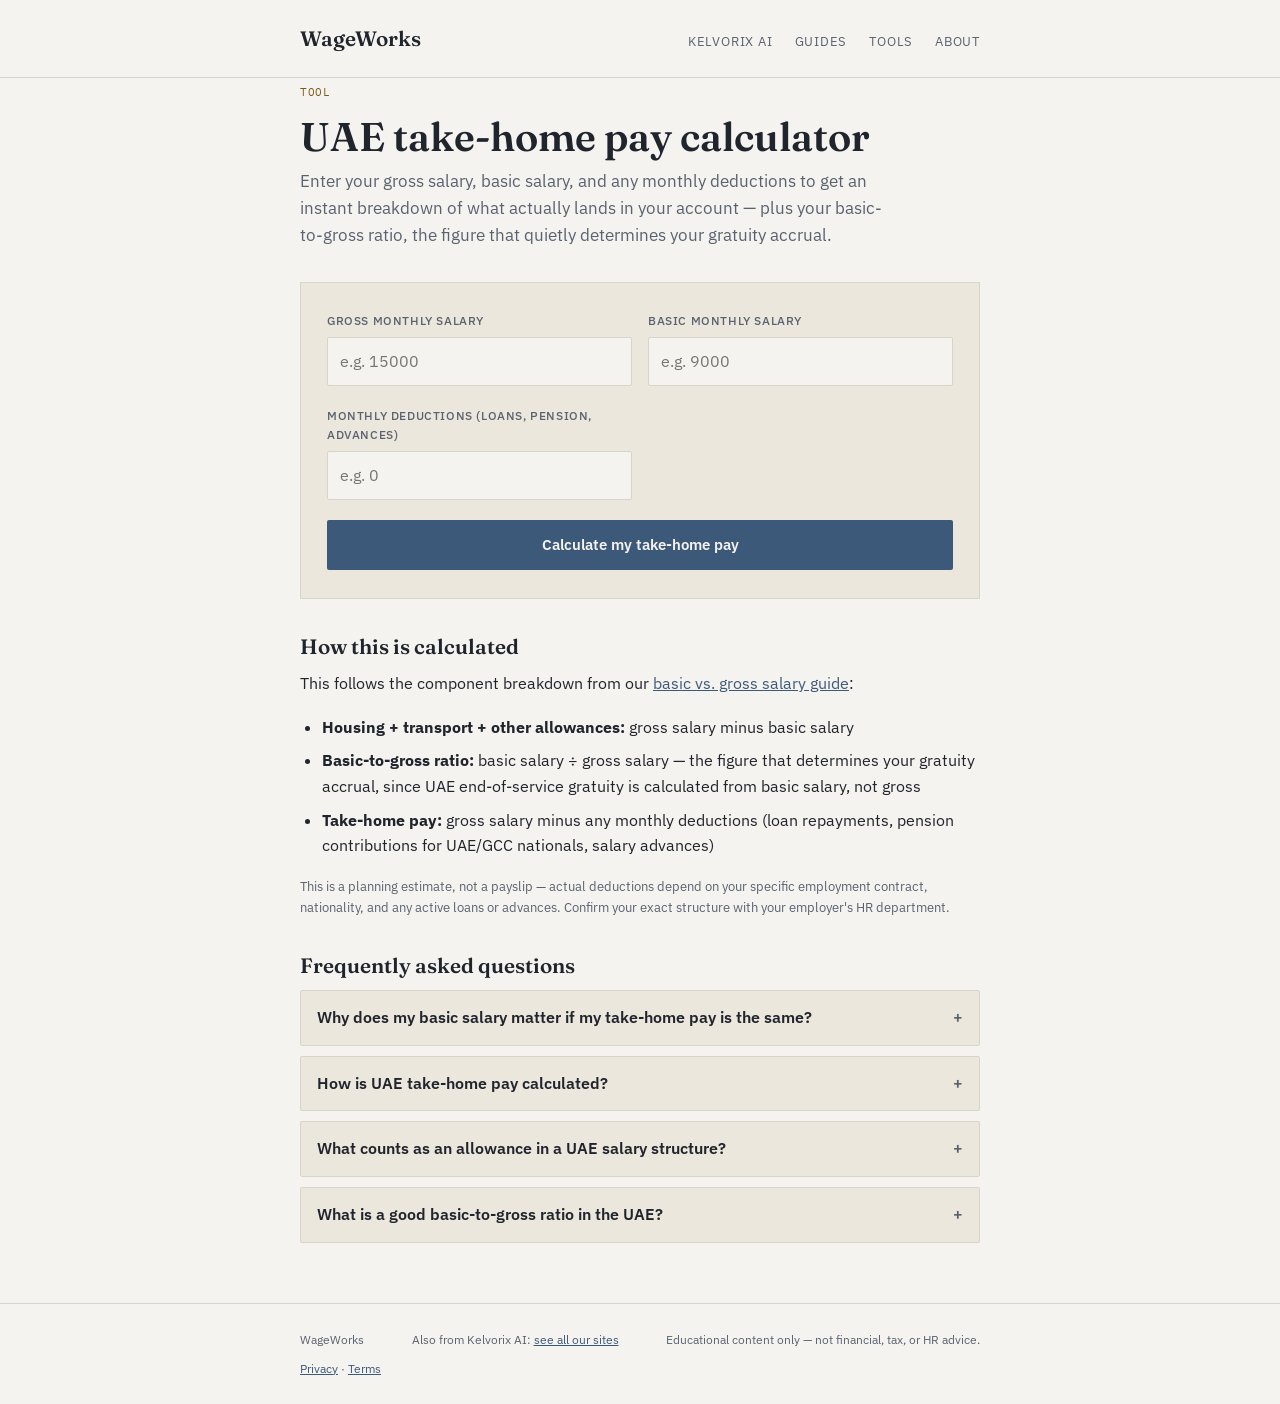
<file: tools/take-home-pay-calculator.html>
<!doctype html>
<html lang="en">
<head>
<script async src="https://pagead2.googlesyndication.com/pagead/js/adsbygoogle.js?client=ca-pub-6051499531677717" crossorigin="anonymous"></script>
<meta charset="utf-8">
<meta name="viewport" content="width=device-width, initial-scale=1">
<title>UAE Take-Home Pay Calculator | WageWorks</title>
<meta name="description" content="Free UAE take-home pay calculator. Enter your gross salary, basic salary, and deductions for an instant breakdown of what actually lands in your account.">
<link rel="canonical" href="https://kelvorixai.github.io/wageworks/tools/take-home-pay-calculator.html">
<meta property="og:title" content="UAE Take-Home Pay Calculator">
<meta property="og:description" content="Enter your gross salary, basic salary, and deductions to see your real take-home pay and basic-to-gross ratio.">
<meta property="og:type" content="website">
<link rel="preconnect" href="https://fonts.googleapis.com">
<link rel="preconnect" href="https://fonts.gstatic.com" crossorigin>
<link href="https://fonts.googleapis.com/css2?family=Fraunces:opsz,wght@9..144,500;9..144,600;9..144,700&family=IBM+Plex+Sans:wght@400;500;600&family=IBM+Plex+Mono:wght@400;500&display=swap" rel="stylesheet">
<link rel="stylesheet" href="../style.css">
<style>
  .calc{ border:1px solid var(--line); padding:28px 26px; margin-top:28px; background:var(--paper-raised); }
  .field{ display:flex; flex-direction:column; gap:6px; margin-bottom:20px; }
  .field label{ font-size:12px; text-transform:uppercase; letter-spacing:.05em; color:var(--ink-soft); font-weight:500; }
  .field input{
    font: inherit; font-size:16px; padding:11px 12px; border:1px solid var(--line);
    background:var(--paper); color:var(--ink); border-radius:2px; width:100%;
  }
  .field-row{ display:grid; grid-template-columns:1fr 1fr; gap:16px; }
  @media (max-width:480px){ .field-row{ grid-template-columns:1fr; } }
  button.calc-btn{
    font: inherit; font-size:15px; font-weight:600; background:var(--navy-soft); color:var(--paper);
    border:none; padding:13px 22px; border-radius:2px; cursor:pointer; width:100%;
  }
  button.calc-btn:hover{ background:var(--navy); }
  .result{ margin-top:26px; padding:22px 24px; border:1px solid var(--ochre); border-left:4px solid var(--ochre); background:var(--paper); display:none; }
  .result.show{ display:block; }
  .result .amount{ font-family:"Fraunces", serif; font-size:2.4rem; font-weight:700; color:var(--ochre-strong); font-variant-numeric:tabular-nums; }
  .result .amount span{ font-size:1.1rem; font-family:"IBM Plex Sans", sans-serif; font-weight:500; color:var(--ink-soft); }
  .result .breakdown{ margin-top:14px; font-size:13.5px; color:var(--ink-soft); font-family:"IBM Plex Mono", monospace; line-height:1.8; }
  .share-btn{
    margin-top:16px; font: inherit; font-size:13px; background:none; color:var(--navy-soft);
    border:1px solid var(--navy-soft); padding:8px 14px; border-radius:2px; cursor:pointer;
  }
  .share-btn:hover{ background:var(--navy-soft); color:var(--paper); }
  .formula-note{ font-size:13px; color:var(--ink-soft); margin-top:10px; }
  .faq{ margin-top:36px; }
  .faq details{ border:1px solid var(--line); border-radius:2px; padding:14px 16px; margin-bottom:10px; background:var(--paper-raised); }
  .faq summary{ cursor:pointer; font-weight:600; list-style:none; }
  .faq summary::-webkit-details-marker{ display:none; }
  .faq summary::after{ content:"+"; float:right; color:var(--ink-soft); }
  .faq details[open] summary::after{ content:"\2013"; }
  .faq p{ margin-top:10px; font-size:14.5px; color:var(--ink-soft); }
</style>
<script type="application/ld+json">
{
  "@context": "https://schema.org",
  "@type": "FAQPage",
  "mainEntity": [
    {
      "@type": "Question",
      "name": "Why does my basic salary matter if my take-home pay is the same?",
      "acceptedAnswer": {
        "@type": "Answer",
        "text": "Because UAE end-of-service gratuity is calculated from basic salary, not gross salary — a lower basic-to-gross ratio quietly reduces your eventual gratuity payout even though your monthly take-home pay is unaffected."
      }
    },
    {
      "@type": "Question",
      "name": "How is UAE take-home pay calculated?",
      "acceptedAnswer": {
        "@type": "Answer",
        "text": "Gross monthly salary minus any monthly deductions such as loan repayments, pension contributions for UAE/GCC nationals, or salary advances."
      }
    },
    {
      "@type": "Question",
      "name": "What counts as an allowance in a UAE salary structure?",
      "acceptedAnswer": {
        "@type": "Answer",
        "text": "Anything in your gross salary beyond your basic salary — commonly housing, transport, and other allowances."
      }
    },
    {
      "@type": "Question",
      "name": "What is a good basic-to-gross ratio in the UAE?",
      "acceptedAnswer": {
        "@type": "Answer",
        "text": "There's no legal minimum, but a higher basic-to-gross ratio means a larger gratuity and overtime base, since both are calculated on basic salary. A lower ratio (more of your pay as allowances) doesn't change your monthly take-home, but it does reduce your gratuity accrual over time."
      }
    }
  ]
}
</script>
<script type="application/ld+json">
{
  "@context": "https://schema.org",
  "@type": "WebApplication",
  "name": "UAE Take-Home Pay Calculator",
  "url": "https://kelvorixai.github.io/wageworks/tools/take-home-pay-calculator.html",
  "applicationCategory": "FinanceApplication",
  "operatingSystem": "Any",
  "offers": {
    "@type": "Offer",
    "price": "0",
    "priceCurrency": "AED"
  },
  "description": "Free calculator that estimates UAE take-home pay from gross salary, basic salary, and deductions, including the basic-to-gross ratio that determines gratuity accrual."
}
</script>
</head>
<body>

<header class="site">
  <div class="wrap">
    <a class="brand" href="../index.html">WageWorks</a>
    <nav class="site">
      <a href="https://kelvorixai.github.io/">Kelvorix AI</a>
      <a href="../index.html">Guides</a>
      <a href="index.html">Tools</a>
      <a href="../about.html">About</a>
    </nav>
  </div>
</header>

<main class="wrap">
  <article class="post">
    <header class="meta">
      <span class="tag">Tool</span>
      <h1>UAE take-home pay calculator</h1>
      <p class="dek">Enter your gross salary, basic salary, and any monthly deductions to get an instant breakdown of what actually lands in your account — plus your basic-to-gross ratio, the figure that quietly determines your gratuity accrual.</p>
    </header>

    <div class="calc">
      <div class="field-row">
        <div class="field">
          <label for="gross">Gross monthly salary</label>
          <input type="number" id="gross" inputmode="decimal" placeholder="e.g. 15000" min="0" step="any">
        </div>
        <div class="field">
          <label for="basic">Basic monthly salary</label>
          <input type="number" id="basic" inputmode="decimal" placeholder="e.g. 9000" min="0" step="any">
        </div>
      </div>
      <div class="field-row">
        <div class="field">
          <label for="deductions">Monthly deductions (loans, pension, advances)</label>
          <input type="number" id="deductions" inputmode="decimal" placeholder="e.g. 0" min="0" step="any">
        </div>
      </div>

      <button class="calc-btn" id="calcBtn" type="button">Calculate my take-home pay</button>

      <div class="result" id="result">
        <div class="amount"><span>Take-home pay: </span><span id="amountValue">0</span><span> /month</span></div>
        <div class="breakdown" id="breakdown"></div>
        <button class="share-btn" id="shareBtn" type="button">Copy result to share</button>
      </div>
    </div>

    <div class="content" style="margin-top:36px;">
      <h2>How this is calculated</h2>
      <p>This follows the component breakdown from our <a href="../articles/uae-salary-structure-basic-vs-gross.html">basic vs. gross salary guide</a>:</p>
      <ul>
        <li><strong>Housing + transport + other allowances:</strong> gross salary minus basic salary</li>
        <li><strong>Basic-to-gross ratio:</strong> basic salary ÷ gross salary — the figure that determines your gratuity accrual, since UAE end-of-service gratuity is calculated from basic salary, not gross</li>
        <li><strong>Take-home pay:</strong> gross salary minus any monthly deductions (loan repayments, pension contributions for UAE/GCC nationals, salary advances)</li>
      </ul>
      <p class="formula-note">This is a planning estimate, not a payslip — actual deductions depend on your specific employment contract, nationality, and any active loans or advances. Confirm your exact structure with your employer's HR department.</p>
    </div>

    <div class="content faq" style="margin-top:36px;">
      <h2>Frequently asked questions</h2>
      <details>
        <summary>Why does my basic salary matter if my take-home pay is the same?</summary>
        <p>Because UAE end-of-service gratuity is calculated from basic salary, not gross salary — a lower basic-to-gross ratio quietly reduces your eventual gratuity payout even though your monthly take-home pay is unaffected.</p>
      </details>
      <details>
        <summary>How is UAE take-home pay calculated?</summary>
        <p>Gross monthly salary minus any monthly deductions such as loan repayments, pension contributions for UAE/GCC nationals, or salary advances.</p>
      </details>
      <details>
        <summary>What counts as an allowance in a UAE salary structure?</summary>
        <p>Anything in your gross salary beyond your basic salary — commonly housing, transport, and other allowances.</p>
      </details>
      <details>
        <summary>What is a good basic-to-gross ratio in the UAE?</summary>
        <p>There's no legal minimum, but a higher basic-to-gross ratio means a larger gratuity and overtime base, since both are calculated on basic salary. A lower ratio (more of your pay as allowances) doesn't change your monthly take-home, but it does reduce your gratuity accrual over time.</p>
      </details>
    </div>
  </article>
</main>

<footer class="site">
  <div class="wrap">
    <span>WageWorks</span>
    <span>Also from Kelvorix AI: <a href="https://kelvorixai.github.io/">see all our sites</a></span>
    <span>Educational content only — not financial, tax, or HR advice.</span>
    <span><a href="../privacy.html">Privacy</a> · <a href="../terms.html">Terms</a></span>
  </div>
</footer>

<script>
(function(){
  var calcBtn = document.getElementById('calcBtn');
  var shareBtn = document.getElementById('shareBtn');
  var resultEl = document.getElementById('result');
  var amountEl = document.getElementById('amountValue');
  var breakdownEl = document.getElementById('breakdown');
  var lastSummary = '';

  function fmt(n){
    return n.toLocaleString('en-US', {maximumFractionDigits: 0});
  }

  calcBtn.addEventListener('click', function(){
    var gross = parseFloat(document.getElementById('gross').value) || 0;
    var basic = parseFloat(document.getElementById('basic').value) || 0;
    var deductions = parseFloat(document.getElementById('deductions').value) || 0;

    if (gross <= 0) {
      breakdownEl.textContent = '';
      amountEl.textContent = 'Enter your numbers above';
      resultEl.classList.add('show');
      shareBtn.style.display = 'none';
      return;
    }

    var allowances = gross - basic;
    var takeHome = gross - deductions;
    var basicRatio = basic > 0 ? (basic / gross) * 100 : 0;
    var annualTakeHome = takeHome * 12;

    var lines = [];
    lines.push('Gross salary: ' + fmt(gross));
    lines.push('Basic salary: ' + fmt(basic) + ' (' + basicRatio.toFixed(1) + '% of gross)');
    lines.push('Housing + transport + other allowances: ' + fmt(allowances));
    lines.push('Deductions: ' + fmt(deductions));
    lines.push('Annual take-home: ' + fmt(annualTakeHome));

    amountEl.textContent = fmt(Math.round(takeHome));
    breakdownEl.innerHTML = lines.join('<br>');
    resultEl.classList.add('show');
    shareBtn.style.display = 'inline-block';
    lastSummary = 'My UAE take-home pay works out to about AED ' + fmt(Math.round(takeHome)) + '/month, with a basic-to-gross ratio of ' + basicRatio.toFixed(1) + '%. Try it yourself: https://kelvorixai.github.io/wageworks/tools/take-home-pay-calculator.html';
  });

  shareBtn.addEventListener('click', function(){
    if (!lastSummary) return;
    if (navigator.clipboard) {
      navigator.clipboard.writeText(lastSummary).then(function(){
        shareBtn.textContent = 'Copied!';
        setTimeout(function(){ shareBtn.textContent = 'Copy result to share'; }, 1800);
      });
    }
  });
})();
</script>

</body>
</html>
</file>
<file: style.css>
:root{
  --ink:#20242c;
  --ink-soft:#5a6270;
  --paper:#f5f3ef;
  --paper-raised:#ece7dd;
  --ochre:#96701f;
  --ochre-strong:#7a5a18;
  --navy:#2d4159;
  --navy-soft:#3d597a;
  --line:#d9d4c9;
  --line-soft:#e6e2d8;
}
@media (prefers-color-scheme: dark){
  :root{
    --ink:#e8e6e0;
    --ink-soft:#a8adb8;
    --paper:#14171d;
    --paper-raised:#1c212b;
    --ochre:#e0ab55;
    --ochre-strong:#f0c078;
    --navy:#8fb0d9;
    --navy-soft:#7ba2d0;
    --line:#2c3038;
    --line-soft:#22262e;
  }
}
*{box-sizing:border-box;}
html{ text-size-adjust:100%; }
body{
  margin:0;
  background:var(--paper);
  color:var(--ink);
  font-family:"IBM Plex Sans", ui-sans-serif, system-ui, sans-serif;
  line-height:1.6;
}
a{ color:var(--navy-soft); }
h1,h2,h3{ font-family:"Fraunces", Georgia, serif; font-weight:600; text-wrap:balance; line-height:1.15; }
.wrap{ max-width:720px; margin:0 auto; padding:0 20px; }

header.site{ border-bottom:1px solid var(--line); padding-block:22px; }
header.site .wrap{ display:flex; align-items:baseline; justify-content:space-between; flex-wrap:wrap; gap:10px; }
.brand{ font-family:"Fraunces", serif; font-weight:600; font-size:1.3rem; text-decoration:none; color:var(--ink); }
nav.site a{ font-size:13px; text-transform:uppercase; letter-spacing:.06em; color:var(--ink-soft); text-decoration:none; margin-left:18px; }
nav.site a:hover{ color:var(--navy-soft); }

main{ padding-block:48px; }

.hero h1{ font-size:clamp(2rem,5vw,2.8rem); margin:0 0 14px; }
.hero p{ color:var(--ink-soft); max-width:58ch; font-size:1.05rem; margin:0; }

.post-list{ margin-top:44px; display:flex; flex-direction:column; }
.post-card{ padding-block:22px; border-top:1px solid var(--line-soft); display:flex; flex-direction:column; gap:6px; }
.post-card:first-child{ border-top:none; }
.post-card .tag{ font-family:"IBM Plex Mono", monospace; font-size:11px; text-transform:uppercase; letter-spacing:.06em; color:var(--ochre-strong); }
.post-card a.title{ font-family:"Fraunces", serif; font-size:1.3rem; font-weight:600; color:var(--ink); text-decoration:none; }
.post-card a.title:hover{ color:var(--navy-soft); }
.post-card p{ margin:0; color:var(--ink-soft); font-size:14.5px; max-width:62ch; }

article.post header.meta{ margin-bottom:8px; }
article.post .tag{ font-family:"IBM Plex Mono", monospace; font-size:11px; text-transform:uppercase; letter-spacing:.06em; color:var(--ochre-strong); }
article.post h1{ font-size:clamp(1.8rem,4.5vw,2.5rem); margin:10px 0 8px; }
article.post .dek{ color:var(--ink-soft); font-size:1.05rem; max-width:60ch; margin:0 0 34px; }
article.post .content{ max-width:68ch; font-size:16px; }
article.post .content h2{ font-size:1.3rem; margin:36px 0 12px; }
article.post .content p{ margin:0 0 18px; }
article.post .content ul,article.post .content ol{ margin:0 0 18px; padding-left:22px; }
article.post .content li{ margin-bottom:8px; }
article.post .content table{ width:100%; border-collapse:collapse; margin:0 0 24px; font-size:14.5px; }
article.post .content th{ text-align:left; font-size:11px; text-transform:uppercase; letter-spacing:.05em; color:var(--ink-soft); font-weight:500; padding:0 12px 8px 0; border-bottom:1px solid var(--line); }
article.post .content td{ padding:10px 12px 10px 0; border-bottom:1px solid var(--line-soft); vertical-align:top; }

.disclaimer{ margin-top:40px; padding:16px 18px; background:var(--paper-raised); border-left:3px solid var(--ochre); font-size:13px; color:var(--ink-soft); }

footer.site{ border-top:1px solid var(--line); margin-top:60px; padding-block:26px; }
footer.site .wrap{ display:flex; justify-content:space-between; flex-wrap:wrap; gap:10px; font-size:12px; color:var(--ink-soft); }

@media (max-width:480px){
  nav.site a{ margin-left:12px; }
}
</file>
